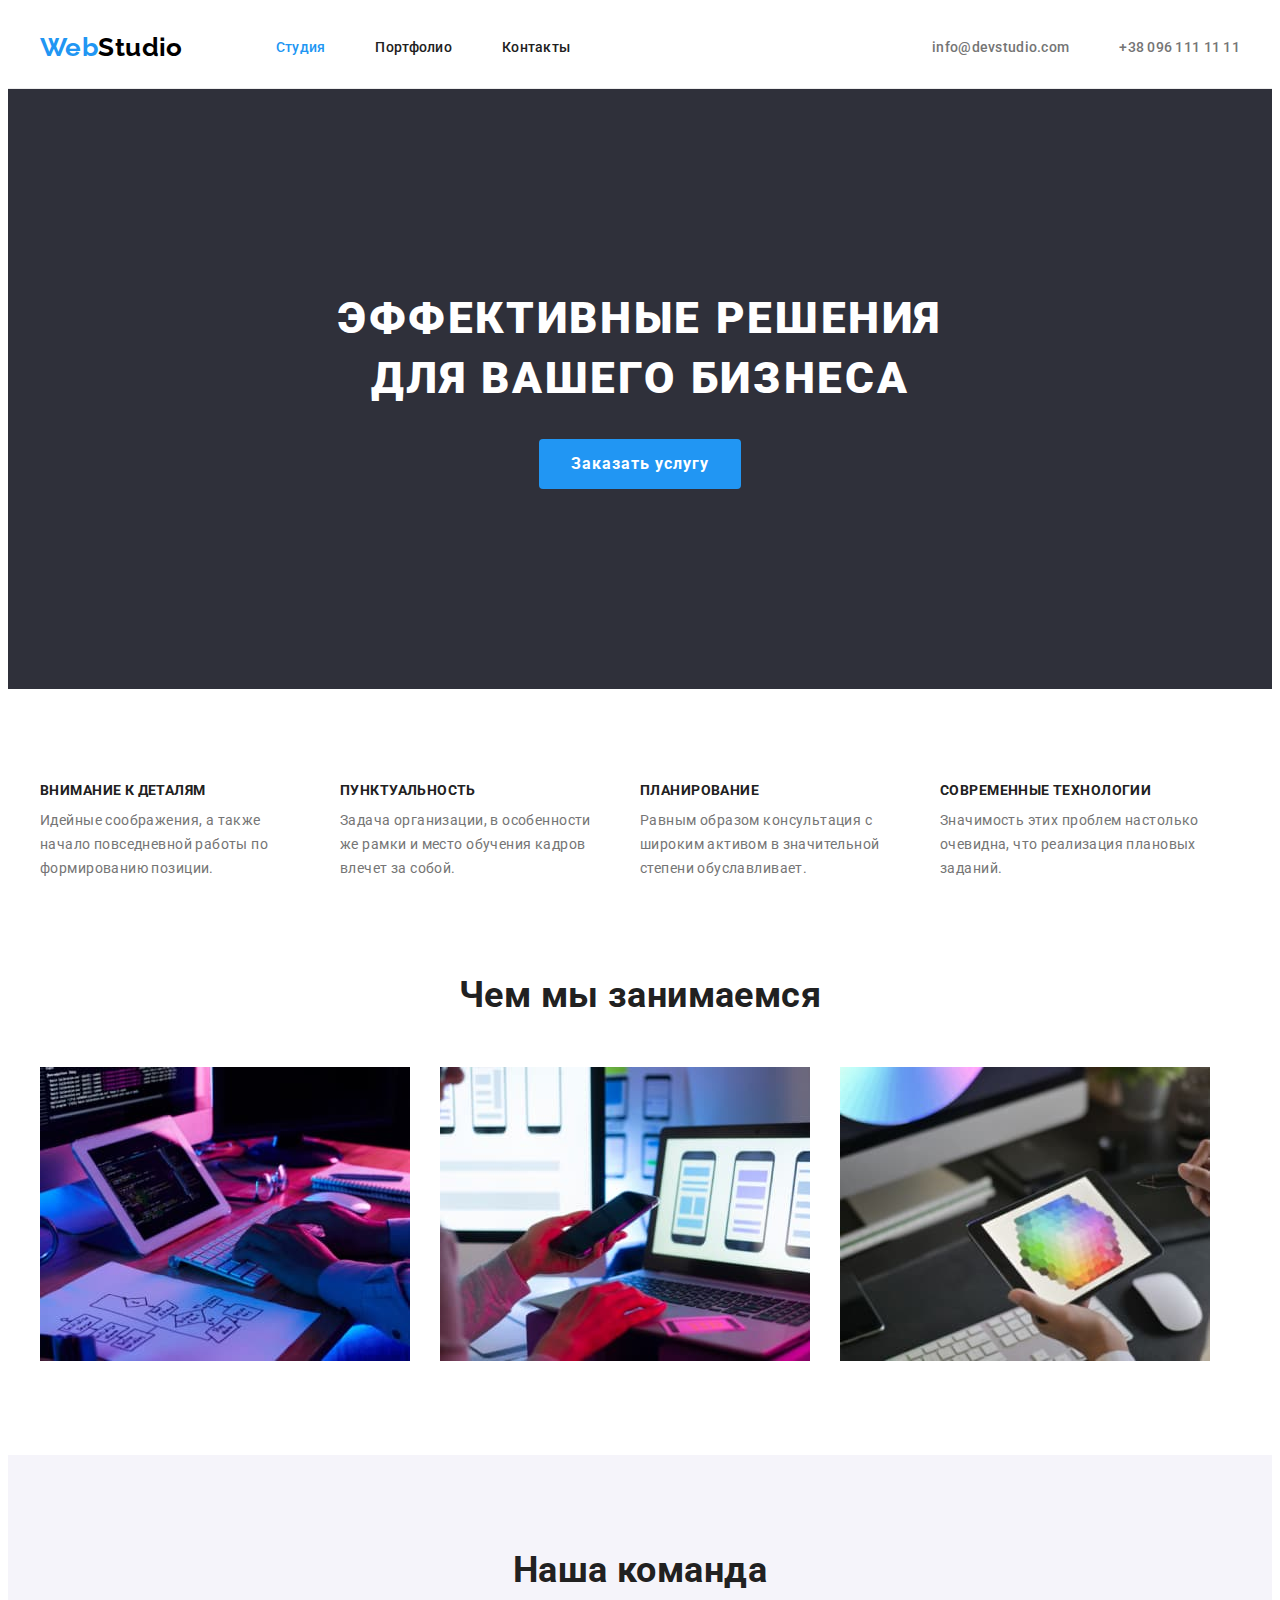
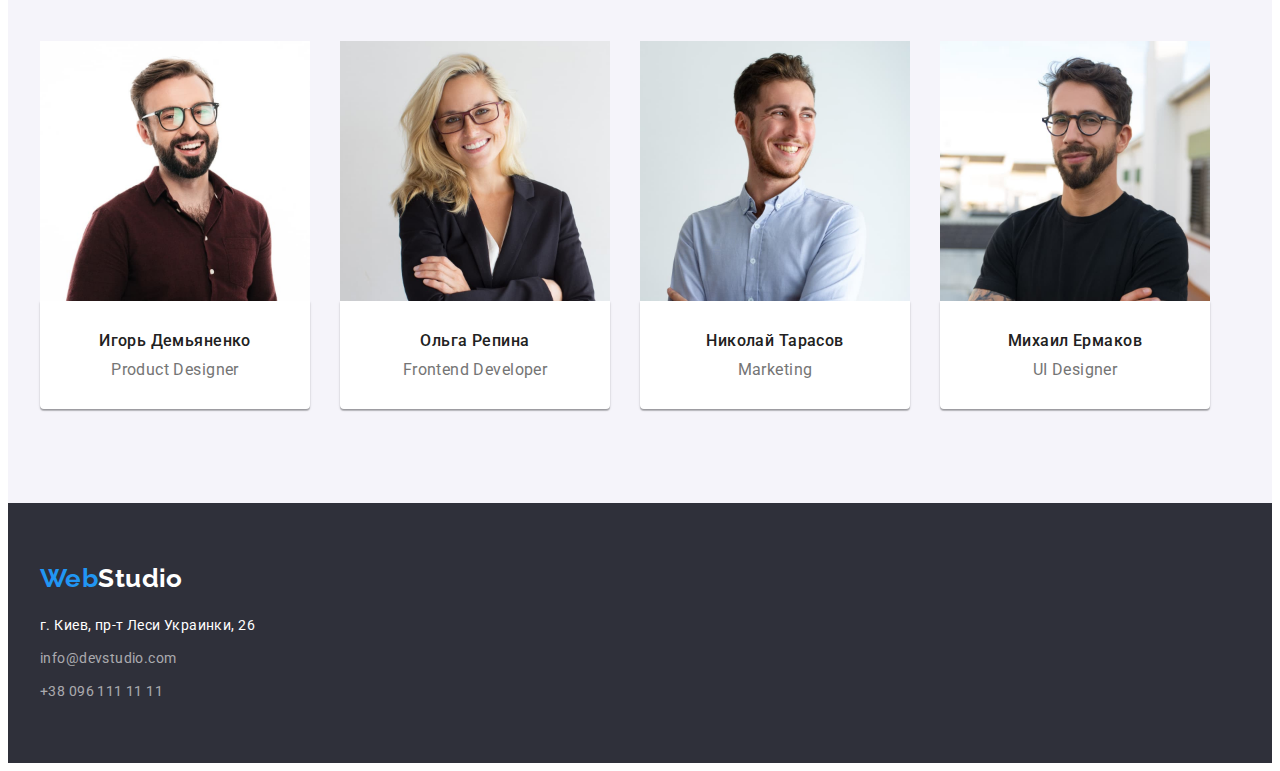
<file: index.html>
<!DOCTYPE html>
<html lang="ru">
  <head>
    <meta charset="UTF-8" />
    <meta http-equiv="X-UA-Compatible" content="IE=edge" />
    <meta name="viewport" content="width=device-width, initial-scale=1.0" />
    <title lang="en">WebStudio</title>
    <link rel="preconnect" href="https://fonts.googleapis.com" />
    <link rel="preconnect" href="https://fonts.gstatic.com" crossorigin />
    <link
      href="https://fonts.googleapis.com/css2?family=Raleway:wght@700&family=Roboto:wght@400;500;700;900&display=swap"
      rel="stylesheet"
    />
    <link
      rel="stylesheet"
      href="https://cdnjs.cloudflare.com/ajax/libs/modern-normalize/1.1.0/modern-normalize.min.css"
      integrity="sha512-wpPYUAdjBVSE4KJnH1VR1HeZfpl1ub8YT/NKx4PuQ5NmX2tKuGu6U/JRp5y+Y8XG2tV+wKQpNHVUX03MfMFn9Q=="
      crossorigin="anonymous"
      referrerpolicy="no-referrer"
    />
    <link rel="stylesheet" href="./css/styles.css" />
  </head>

  <body>
    <!--Шапка сайта-header-->
    <header class="header">
      <div class="container">
        <nav class="header-nav">
          <a href="./index.html" class="header-logo link"
            >Web<span class="header-logo-color">Studio</span>
          </a>
          <ul class="header-list list">
            <li class="header-list-item">
              <a class="header-link link current" href="./index.html">Студия</a>
            </li>
            <li class="header-list-item">
              <a class="header-link link" href="./portfolio.html">Портфолио</a>
            </li>
            <li class="header-list-item">
              <a class="header-link link" href="">Контакты</a>
            </li>
          </ul>
        </nav>
        <ul class="header-contacts list">
          <li class="header-contacts-item">
            <a class="header-mail link" href="mailto:info@devstudio.com"
              >info@devstudio.com</a
            >
          </li>
          <li class="header-contacts-item">
            <a class="header-phone link" href="tel:+380961111111"
              >+38 096 111 11 11</a
            >
          </li>
        </ul>
      </div>
    </header>

    <!--Оснавная часть-main section-->
    <main>
      <!--Cекция Герой-Hero-->
      <section class="hero">
        <div class="container">
          <h1 class="hero-title">Эффективные решения для вашего бизнеса</h1>
          <button type="button" class="hero-button">Заказать услугу</button>
        </div>
      </section>

      <!--Секция Наши преимущества-->
      <section class="benefits section">
        <div class="container">
          <h2 class="benefits-main-title visually-hidden">Наши преимущества</h2>
          <ul class="benefits-list list">
            <li class="benefits-item">
              <h3 class="benefits-secondary-title">Внимание к деталям</h3>
              <p class="benefits-text">
                Идейные соображения, а также начало повседневной работы по
                формированию позиции.
              </p>
            </li>
            <li class="benefits-item">
              <h3 class="benefits-secondary-title">Пунктуальность</h3>
              <p class="benefits-text">
                Задача организации, в особенности же рамки и место обучения
                кадров влечет за собой.
              </p>
            </li>
            <li class="benefits-item">
              <h3 class="benefits-secondary-title">Планирование</h3>
              <p class="benefits-text">
                Равным образом консультация с широким активом в значительной
                степени обуславливает.
              </p>
            </li>
            <li class="benefits-item">
              <h3 class="benefits-secondary-title">Современные технологии</h3>
              <p class="benefits-text">
                Значимость этих проблем настолько очевидна, что реализация
                плановых заданий.
              </p>
            </li>
          </ul>
        </div>
      </section>

      <!--Секция Чем мы занимаемся-->
      <section class="speciality section">
        <div class="container">
          <h2 class="speciality-title">Чем мы занимаемся</h2>
          <ul class="speciality-list list">
            <li class="speciality-item">
              <img
                class="speciality-img"
                src="images/work-1.jpg"
                alt="Десктопные приложения"
                width="370"
                height="294"
              />
            </li>
            <li class="speciality-item">
              <img
                class="speciality-img"
                src="images/work-2.jpg"
                alt="Мобильные приложения"
                width="370"
                height="294"
              />
            </li>
            <li class="speciality-item">
              <img
                class="speciality-img"
                src="images/work-3.jpg"
                alt="Дизайнерские решения"
                width="370"
                height="294"
              />
            </li>
          </ul>
        </div>
      </section>

      <!--Секция Наша команда-->
      <section class="team section">
        <div class="container">
          <h2 class="team-main-title">Наша команда</h2>
          <ul class="team-list list">
            <li class="team-item">
              <img
                class="team-img"
                src="images/igor.jpg"
                alt="Игорь Демьяненко"
                width="270"
                height="260"
              />
              <div class="team-card">
                <h3 class="team-secondary-title">Игорь Демьяненко</h3>
                <p lang="en" class="team-text">Product Designer</p>
              </div>
            </li>
            <li class="team-item">
              <img
                class="team-img"
                src="images/olga.jpg"
                alt="Ольга Репина"
                width="270"
                height="260"
              />
              <div class="team-card">
                <h3 class="team-secondary-title">Ольга Репина</h3>
                <p lang="en" class="team-text">Frontend Developer</p>
              </div>
            </li>
            <li class="team-item">
              <img
                class="team-img"
                src="images/nikolay.jpg"
                alt="Николай Тарасов"
                width="270"
                height="260"
              />
              <div class="team-card">
                <h3 class="team-secondary-title">Николай Тарасов</h3>
                <p lang="en" class="team-text">Marketing</p>
              </div>
            </li>
            <li class="team-item">
              <img
                class="team-img"
                src="images/michael.jpg"
                alt="Михаил Ермаков"
                width="270"
                height="260"
              />
              <div class="team-card">
                <h3 class="team-secondary-title">Михаил Ермаков</h3>
                <p lang="en" class="team-text">UI Designer</p>
              </div>
            </li>
          </ul>
        </div>
      </section>
    </main>

    <!--Подвал сайта-Footer-->
    <footer class="footer">
      <div class="container">
        <a href="./index.html" class="footer-logo link"
          >Web<span class="footer-logo-color">Studio</span></a
        >
        <address class="footer-address">
          <ul class="footer-list list">
            <li class="footer-item">
              <a
                class="footer-item-address link"
                href="https://goo.gl/maps/ScY4iCvfYyfJTP7n7"
                target="_blank"
                rel="noreferrer noopener nofollow"
                >г. Киев, пр-т Леси Украинки, 26</a
              >
            </li>
            <li class="footer-item">
              <a class="footer-item-mail link" href="mailto:info@devstudio.com"
                >info@devstudio.com</a
              >
            </li>
            <li class="footer-item">
              <a class="footer-item-phone link" href="tel:+380961111111"
                >+38 096 111 11 11</a
              >
            </li>
          </ul>
        </address>
      </div>
    </footer>
  </body>
</html>
</file>
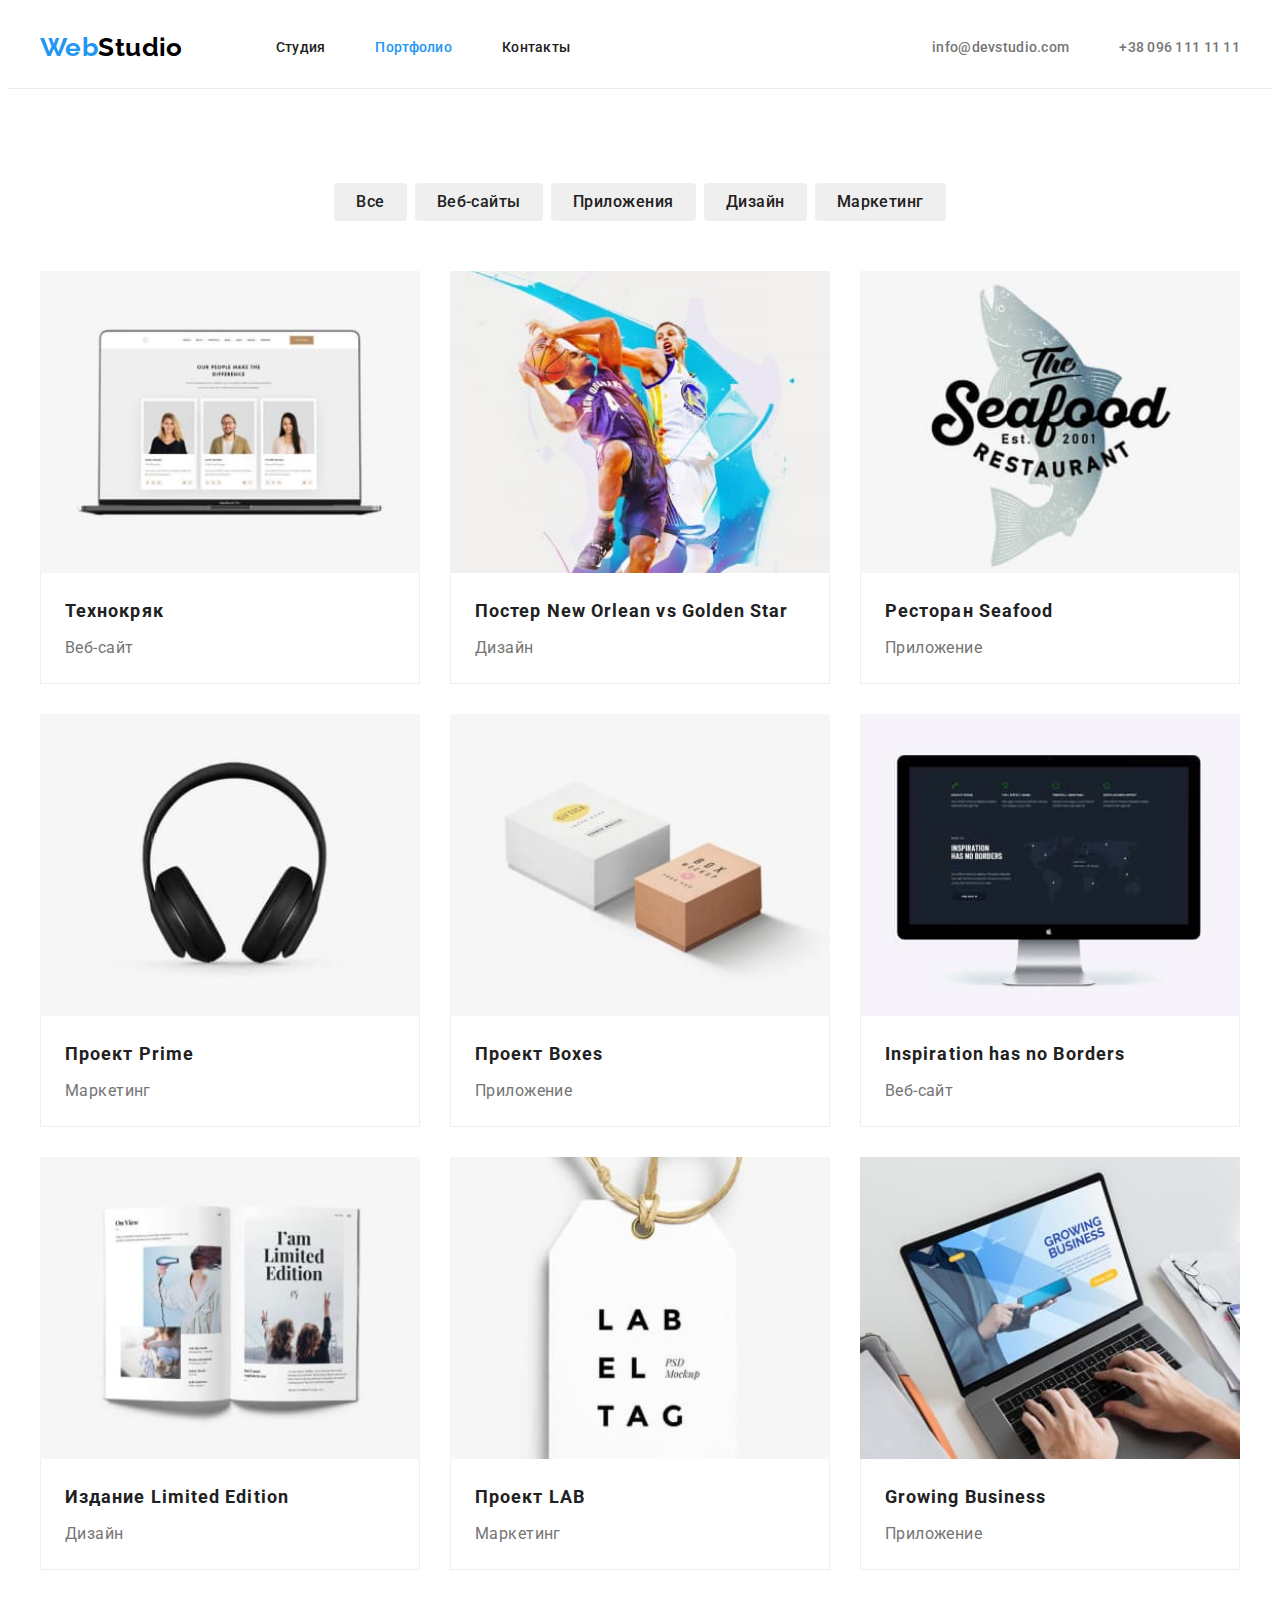
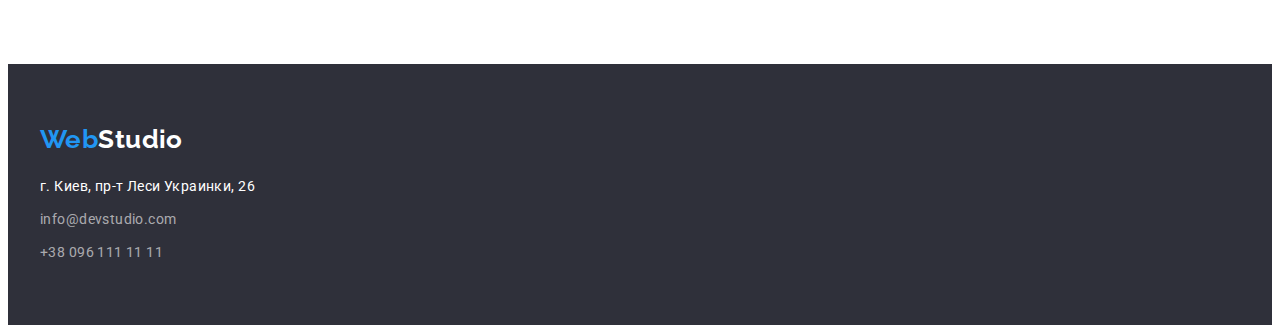
<file: portfolio.html>
<!DOCTYPE html>
<html lang="ru">
  <head>
    <meta charset="UTF-8" />
    <meta http-equiv="X-UA-Compatible" content="IE=edge" />
    <meta name="viewport" content="width=device-width, initial-scale=1.0" />
    <title lang="en">Portfolio</title>
    <link rel="preconnect" href="https://fonts.googleapis.com" />
    <link rel="preconnect" href="https://fonts.gstatic.com" crossorigin />
    <link
      href="https://fonts.googleapis.com/css2?family=Raleway:wght@700&family=Roboto:wght@400;500;700;900&display=swap"
      rel="stylesheet"
    />
    <link
      rel="stylesheet"
      href="https://cdnjs.cloudflare.com/ajax/libs/modern-normalize/1.1.0/modern-normalize.min.css"
      integrity="sha512-wpPYUAdjBVSE4KJnH1VR1HeZfpl1ub8YT/NKx4PuQ5NmX2tKuGu6U/JRp5y+Y8XG2tV+wKQpNHVUX03MfMFn9Q=="
      crossorigin="anonymous"
      referrerpolicy="no-referrer"
    />
    <link rel="stylesheet" href="./css/styles.css" />
  </head>

  <body>
    <!--Шапка сайта-header-->
    <header class="header">
      <div class="container">
        <nav class="header-nav">
          <a href="./index.html" class="header-logo link"
            >Web<span class="header-logo-color">Studio</span>
          </a>
          <ul class="header-list list">
            <li class="header-list-item">
              <a class="header-link link" href="./index.html">Студия</a>
            </li>
            <li class="header-list-item">
              <a class="header-link link current" href="./portfolio.html"
                >Портфолио</a
              >
            </li>
            <li class="header-list-item">
              <a class="header-link link" href="">Контакты</a>
            </li>
          </ul>
        </nav>
        <ul class="header-contacts list">
          <li class="header-contacts-item">
            <a class="header-mail link" href="mailto:info@devstudio.com"
              >info@devstudio.com</a
            >
          </li>
          <li class="header-contacts-item">
            <a class="header-phone link" href="tel:+380961111111"
              >+38 096 111 11 11</a
            >
          </li>
        </ul>
      </div>
    </header>

    <!--Оснавная часть-main section-->
    <main>
      <!--Cекция Portfolio-->
      <section class="portfolio section">
        <div class="container">
          <h1 class="portfolio-title visually-hidden">Наши работы</h1>

          <ul class="portfolio-filter list">
            <li class="portfolio-filter-item">
              <button type="button" class="portfolio-button">Все</button>
            </li>
            <li class="portfolio-filter-item">
              <button type="button" class="portfolio-button">Веб-сайты</button>
            </li>
            <li class="portfolio-filter-item">
              <button type="button" class="portfolio-button">Приложения</button>
            </li>
            <li class="portfolio-filter-item">
              <button type="button" class="portfolio-button">Дизайн</button>
            </li>
            <li class="portfolio-filter-item">
              <button type="button" class="portfolio-button">Маркетинг</button>
            </li>
          </ul>

          <ul class="portfolio-list list">
            <li class="portfolio-item">
              <a class="portfolio-card link" href="">
                <div class="portfolio-thumb">
                  <img src="images/technoquack.jpg" alt="Технокряк" />
                </div>

                <div class="portfolio-content">
                  <h2 class="porfolio-secondary-title">Технокряк</h2>
                  <p class="portfolio-text">Веб-сайт</p>
                </div>
              </a>
            </li>

            <li class="portfolio-item">
              <a class="portfolio-card link" href="">
                <div class="portfolio-thumb">
                  <img
                    src="images/new-orlean-vs-golden-star.jpg"
                    alt="Постер New Orlean vs Golden Star"
                  />
                </div>

                <div class="portfolio-content">
                  <h2 class="porfolio-secondary-title">
                    Постер New Orlean vs Golden Star
                  </h2>
                  <p class="portfolio-text">Дизайн</p>
                </div>
              </a>
            </li>

            <li class="portfolio-item">
              <a class="portfolio-card link" href="">
                <div class="portfolio-thumb">
                  <img
                    src="images/restaurant-seafood.jpg"
                    alt="Ресторан Seafood"
                  />
                </div>

                <div class="portfolio-content">
                  <h2 class="porfolio-secondary-title">Ресторан Seafood</h2>
                  <p class="portfolio-text">Приложение</p>
                </div>
              </a>
            </li>

            <li class="portfolio-item">
              <a class="portfolio-card link" href="">
                <div class="portfolio-thumb">
                  <img src="images/project-prime.jpg" alt="Проект Prime" />
                </div>

                <div class="portfolio-content">
                  <h2 class="porfolio-secondary-title">Проект Prime</h2>
                  <p class="portfolio-text">Маркетинг</p>
                </div>
              </a>
            </li>

            <li class="portfolio-item">
              <a class="portfolio-card link" href="">
                <div class="portfolio-thumb">
                  <img src="images/project-boxes.jpg" alt="Проект Boxes" />
                </div>

                <div class="portfolio-content">
                  <h2 class="porfolio-secondary-title">Проект Boxes</h2>
                  <p class="portfolio-text">Приложение</p>
                </div>
              </a>
            </li>

            <li class="portfolio-item">
              <a class="portfolio-card link" href="">
                <div class="portfolio-thumb">
                  <img
                    src="images/inspiration-has-no-borders.jpg"
                    alt="Inspiration has no Borders"
                  />
                </div>

                <div class="portfolio-content">
                  <h2 class="porfolio-secondary-title">
                    Inspiration has no Borders
                  </h2>
                  <p class="portfolio-text">Веб-сайт</p>
                </div>
              </a>
            </li>

            <li class="portfolio-item">
              <a class="portfolio-card link" href="">
                <div class="portfolio-thumb">
                  <img
                    src="images/limited-edition.jpg"
                    alt="Издание Limited Edition"
                  />
                </div>

                <div class="portfolio-content">
                  <h2 class="porfolio-secondary-title">
                    Издание Limited Edition
                  </h2>
                  <p class="portfolio-text">Дизайн</p>
                </div>
              </a>
            </li>

            <li class="portfolio-item">
              <a class="portfolio-card link" href="">
                <div class="portfolio-thumb">
                  <img src="images/project-lab.jpg" alt="Проект LAB" />
                </div>

                <div class="portfolio-content">
                  <h2 class="porfolio-secondary-title">Проект LAB</h2>
                  <p class="portfolio-text">Маркетинг</p>
                </div>
              </a>
            </li>

            <li class="portfolio-item">
              <a class="portfolio-card link" href="">
                <div class="portfolio-thumb">
                  <img
                    class="portfolio-img"
                    src="images/growing-business.jpg"
                    alt="Growing Business"
                  />
                </div>

                <div class="portfolio-content">
                  <h2 class="porfolio-secondary-title">Growing Business</h2>
                  <p class="portfolio-text">Приложение</p>
                </div>
              </a>
            </li>
          </ul>
        </div>
      </section>
    </main>

    <!--Подвал сайта-Footer-->
    <footer class="footer">
      <div class="container">
        <a href="./index.html" class="footer-logo link"
          >Web<span class="footer-logo-color">Studio</span></a
        >
        <address class="footer-address">
          <ul class="footer-list list">
            <li class="footer-item">
              <a
                class="footer-item-address link"
                href="https://goo.gl/maps/ScY4iCvfYyfJTP7n7"
                target="_blank"
                rel="noreferrer noopener nofollow"
                >г. Киев, пр-т Леси Украинки, 26</a
              >
            </li>
            <li class="footer-item">
              <a class="footer-item-mail link" href="mailto:info@devstudio.com"
                >info@devstudio.com</a
              >
            </li>
            <li class="footer-item">
              <a class="footer-item-phone link" href="tel:+380961111111"
                >+38 096 111 11 11</a
              >
            </li>
          </ul>
        </address>
      </div>
    </footer>
  </body>
</html>
</file>
<file: css/styles.css>
:root {
  --main-color: #212121;
  --used-color: #ffffff;
  --used-transparent-color: rgba(255, 255, 255, 0.6);
  --accent-color: #2196f3;
  --body-color: #757575;
  --border-color: #eeeeee;
  --main-gap: 30px;
}

body {
  font-family: "Roboto", "Raleway", sans-serif;
  letter-spacing: 0.03em;
  font-size: 14px;
  background-color: var(--used-color);
  color: var(--body-color);
}

p,
h1,
h2,
h3,
h4,
h5,
h6 {
  margin: 0;
}

button {
  cursor: pointer;
}

img {
  display: block;
  width: 100%;
  height: auto;
}

.container {
  width: 1200px;
  margin-left: auto;
  margin-right: auto;
  padding-left: 15px;
  padding-right: 15px;
}

.section {
  padding-top: 94px;
  padding-bottom: 94px;
}

.link {
  text-decoration: none;
}

.list {
  list-style: none;
  margin: 0;
  padding-left: 0;
}

.visually-hidden {
  position: absolute;
  white-space: nowrap;
  width: 1px;
  height: 1px;
  overflow: hidden;
  border: 0;
  padding: 0;
  clip: rect(0 0 0 0);
  clip-path: inset(50%);
  margin: -1px;
}

/*------------------------------------------------------------------Шапка сайта-header------------------------------------------------------------------*/

.header {
  border-bottom: 1px solid #ececec;
}

.header .container,
.header-nav,
.header-list,
.header-contacts {
  display: flex;
  align-items: center;
}

.header-contacts {
  margin-left: auto;
}

.header-logo {
  margin-right: 93px;
  padding-top: 24px;
  padding-bottom: 25px;

  font-family: "Raleway", "Roboto", sans-serif;
  font-weight: 700;
  font-size: 26px;
  line-height: 1.19;
  color: var(--accent-color);
}

.header-logo-color {
  color: #000000;
}

.header-list-item:not(:last-child),
.header-contacts-item:not(:last-child) {
  margin-right: 50px;
}

.header-link,
.header-mail,
.header-phone {
  display: block;
  padding-top: 32px;
  padding-bottom: 32px;

  font-weight: 500;
  line-height: 1.14;
  letter-spacing: 0.02em;
}

.header-link {
  color: var(--main-color);
}

.current {
  color: var(--accent-color);
}

.header-mail,
.header-phone {
  color: var(--body-color);
}

.header-link:hover,
.header-mail:hover,
.header-phone:hover,
.header-link:focus,
.header-mail:focus,
.header-phone:focus {
  color: var(--accent-color);
}

/*------------------------------------------------------------------index.html------------------------------------------------------------------*/
/*--Оснавная часть-main section-->*/

/*------------Cекция Герой-Hero------------*/

.hero {
  padding-top: 200px;
  padding-bottom: 200px;

  background-color: #2f303a;
  text-align: center;
}

.hero-title {
  margin-left: auto;
  margin-right: auto;
  margin-bottom: var(--main-gap);
  max-width: 700px;

  font-weight: 900;
  font-size: 44px;
  line-height: 1.36;
  letter-spacing: 0.06em;
  text-transform: uppercase;
  color: var(--used-color);
}

.hero-button {
  margin-left: auto;
  margin-right: auto;
  padding-top: 10px;
  padding-right: 32px;
  padding-bottom: 10px;
  padding-left: 32px;
  min-width: 200px;
  border-radius: 4px;

  font-family: inherit;
  font-weight: 700;
  font-size: 16px;
  line-height: 1.88;
  display: flex;
  align-items: center;
  letter-spacing: 0.06em;
  border-style: none;
  background-color: var(--accent-color);
  color: var(--used-color);
}

/*------------Секция Наши преимущества------------*/

.benefits-list {
  display: flex;
}

.benefits-item {
  width: 270px;
}

.benefits-item:not(:last-child) {
  margin-right: var(--main-gap);
}

.benefits-secondary-title {
  margin-bottom: 10px;

  font-size: 14px;
  line-height: 1.14;
  text-transform: uppercase;
  color: var(--main-color);
}

.benefits-text {
  line-height: 1.71;
}

/*------------Секция Чем мы занимаемся------------*/

.speciality {
  padding-top: 0;
}

.speciality-title {
  margin-bottom: 50px;

  font-size: 36px;
  line-height: 1.17;
  text-align: center;
  color: var(--main-color);
}

.speciality-list {
  display: flex;
}

.speciality-item:not(:last-child) {
  margin-right: var(--main-gap);
}

.speciality-img {
  width: 370px;
}

/*------------Секция Наша команда------------*/

.team {
  background-color: #f5f4fa;
  text-align: center;
}

.team-main-title {
  margin-bottom: 50px;

  font-size: 36px;
  line-height: 1.17;
  color: var(--main-color);
}

.team-list {
  display: flex;
}

.team-item {
  width: 270px;
}

.team-item:not(:last-child) {
  margin-right: var(--main-gap);
}

.team-card {
  padding-top: var(--main-gap);
  padding-bottom: var(--main-gap);
  background-color: var(--used-color);
  box-shadow: 0px 1px 3px rgba(0, 0, 0, 0.12), 0px 1px 1px rgba(0, 0, 0, 0.14),
    0px 2px 1px rgba(0, 0, 0, 0.2);
  border-radius: 0px 0px 4px 4px;
}

.team-secondary-title,
.team-text {
  font-size: 16px;
  line-height: 1.19;
}

.team-secondary-title {
  margin-bottom: 10px;

  font-weight: 500;
  color: var(--main-color);
}

/*------------------------------------------------------------------portfolio.html------------------------------------------------------------------*/
/*--Оснавная часть-main section-->*/

/*------------Cекция Portfolio------------*/

.portfolio-filter {
  display: flex;
  margin-bottom: 50px;
  justify-content: center;
}

.portfolio-button {
  padding-top: 6px;
  padding-right: 22px;
  padding-bottom: 6px;
  padding-left: 22px;
  align-items: center;
  border-radius: 4px;

  font-family: inherit;
  font-weight: 500;
  font-size: 16px;
  line-height: 1.63;
  text-align: center;
  letter-spacing: 0.03em;
  border-style: none;
  color: var(--main-color);
}

.portfolio-filter-item:not(:last-child) {
  margin-right: 8px;
}

.portfolio-button:hover,
.portfolio-button:focus {
  color: var(--used-color);
  background-color: var(--accent-color);
  box-shadow: 0px 3px 1px rgba(0, 0, 0, 0.1), 0px 1px 2px rgba(0, 0, 0, 0.08),
    0px 2px 2px rgba(0, 0, 0, 0.12);
}

.portfolio-list {
  display: flex;
  flex-wrap: wrap;
  margin-right: calc(-1 * var(--main-gap));
  margin-bottom: calc(-1 * var(--main-gap));
}

.portfolio-item {
  flex-basis: calc(100% / 3 - 30px);
  margin-right: var(--main-gap);
  margin-bottom: var(--main-gap);
}

.portfolio-content {
  padding: 20px 24px;
  background-color: var(--used-color);
  border-left: 1px solid var(--border-color);
  border-right: 1px solid var(--border-color);
  border-bottom: 1px solid var(--border-color);
}

.portfolio-card {
  max-width: 370px;
}

.porfolio-secondary-title {
  margin-bottom: 4px;

  font-size: 18px;
  line-height: 2;
  letter-spacing: 0.06em;
  color: var(--main-color);
}

.portfolio-text {
  font-size: 16px;
  line-height: 1.88;
  color: var(--body-color);
}

/*------------------------------------------------------------------Подвал сайта-Footer------------------------------------------------------------------*/

.footer {
  padding-top: 60px;
  padding-bottom: 60px;

  background-color: #2f303a;
}

.footer-logo {
  display: inline-block;
  margin-bottom: 20px;

  font-family: "Raleway", sans-serif;
  font-weight: 700;
  font-size: 26px;
  line-height: 1.19;
  color: var(--accent-color);
}

.footer-logo-color {
  color: var(--used-color);
}

.footer-item:not(:last-child) {
  margin-bottom: 9px;
}

.footer-item-address,
.footer-item-mail,
.footer-item-phone {
  font-weight: 400;
  font-style: normal;
  line-height: 1.71;
}

.footer-item-address {
  color: var(--used-color);
}

.footer-item-mail,
.footer-item-phone {
  color: var(--used-transparent-color);
}

.footer-item-mail:hover,
.footer-item-phone:hover,
.footer-item-mail:focus,
.footer-item-phone:focus {
  color: var(--used-color);
}
</file>
